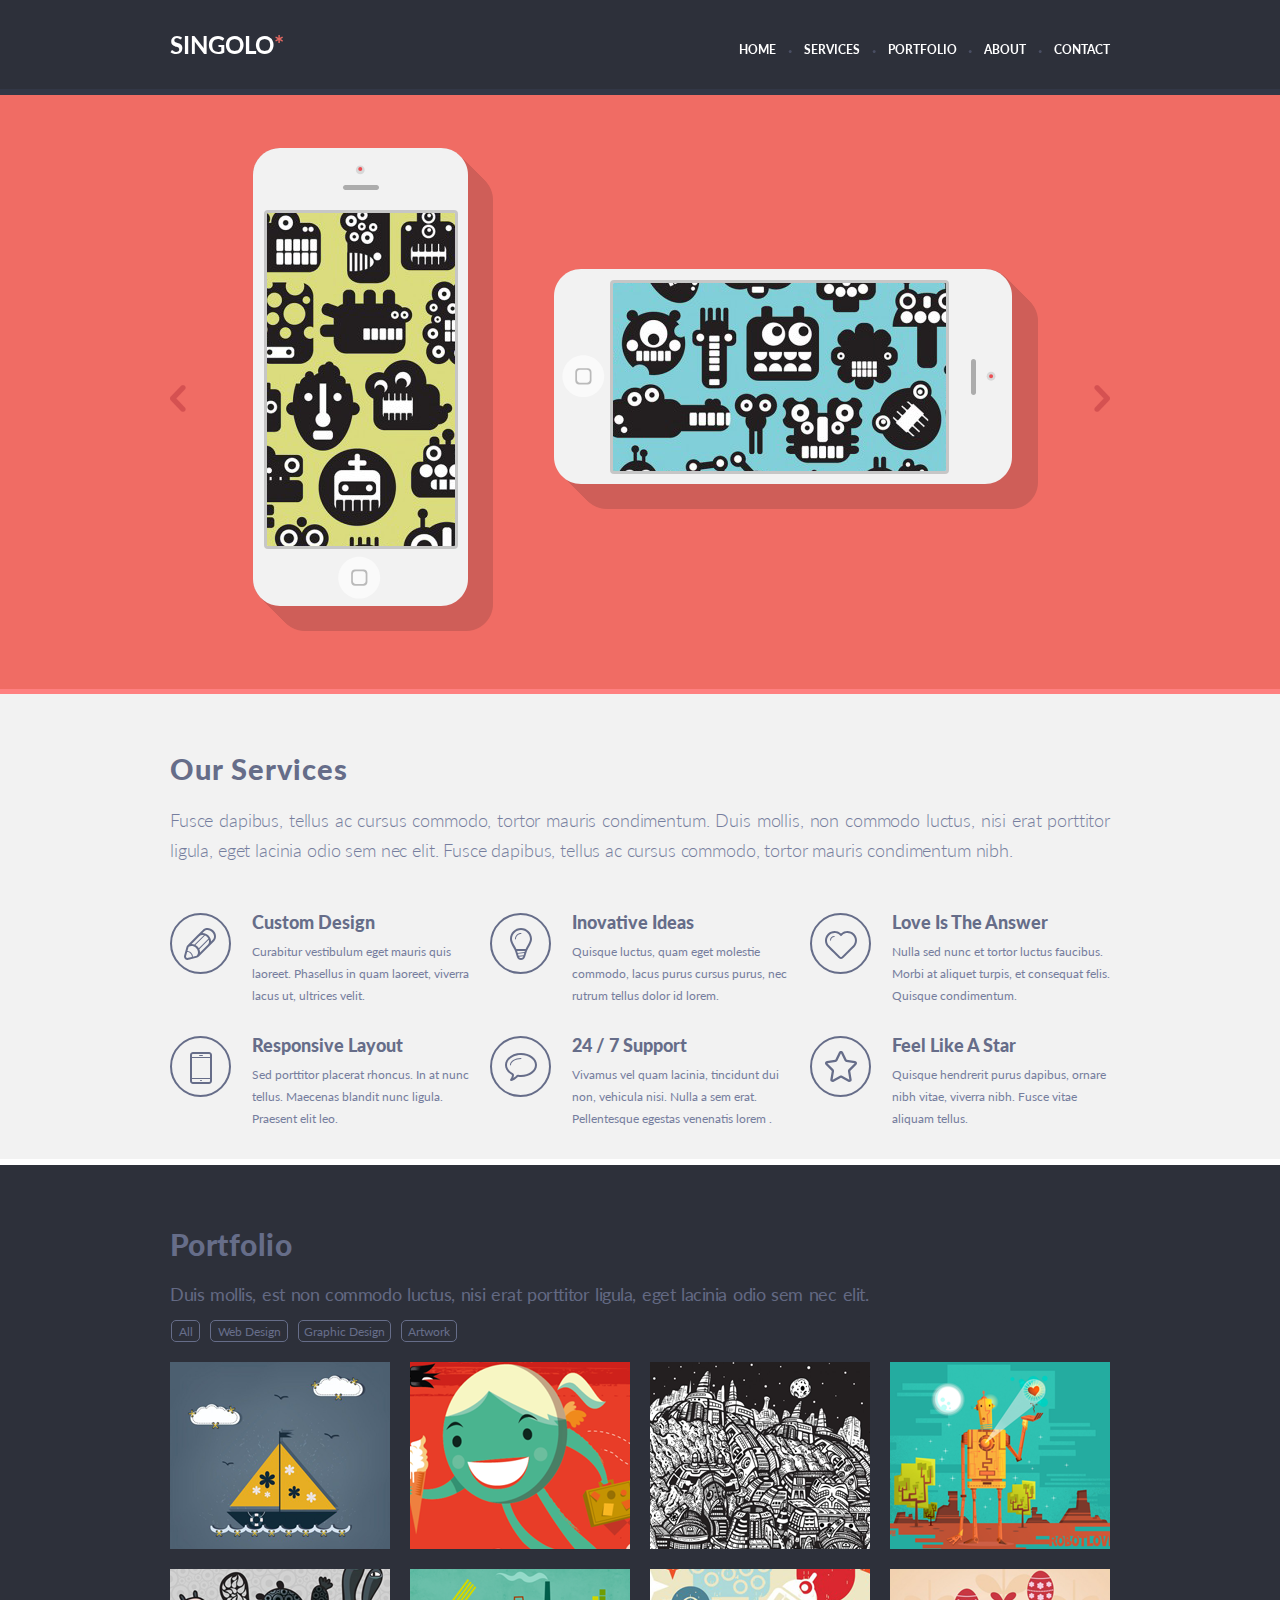
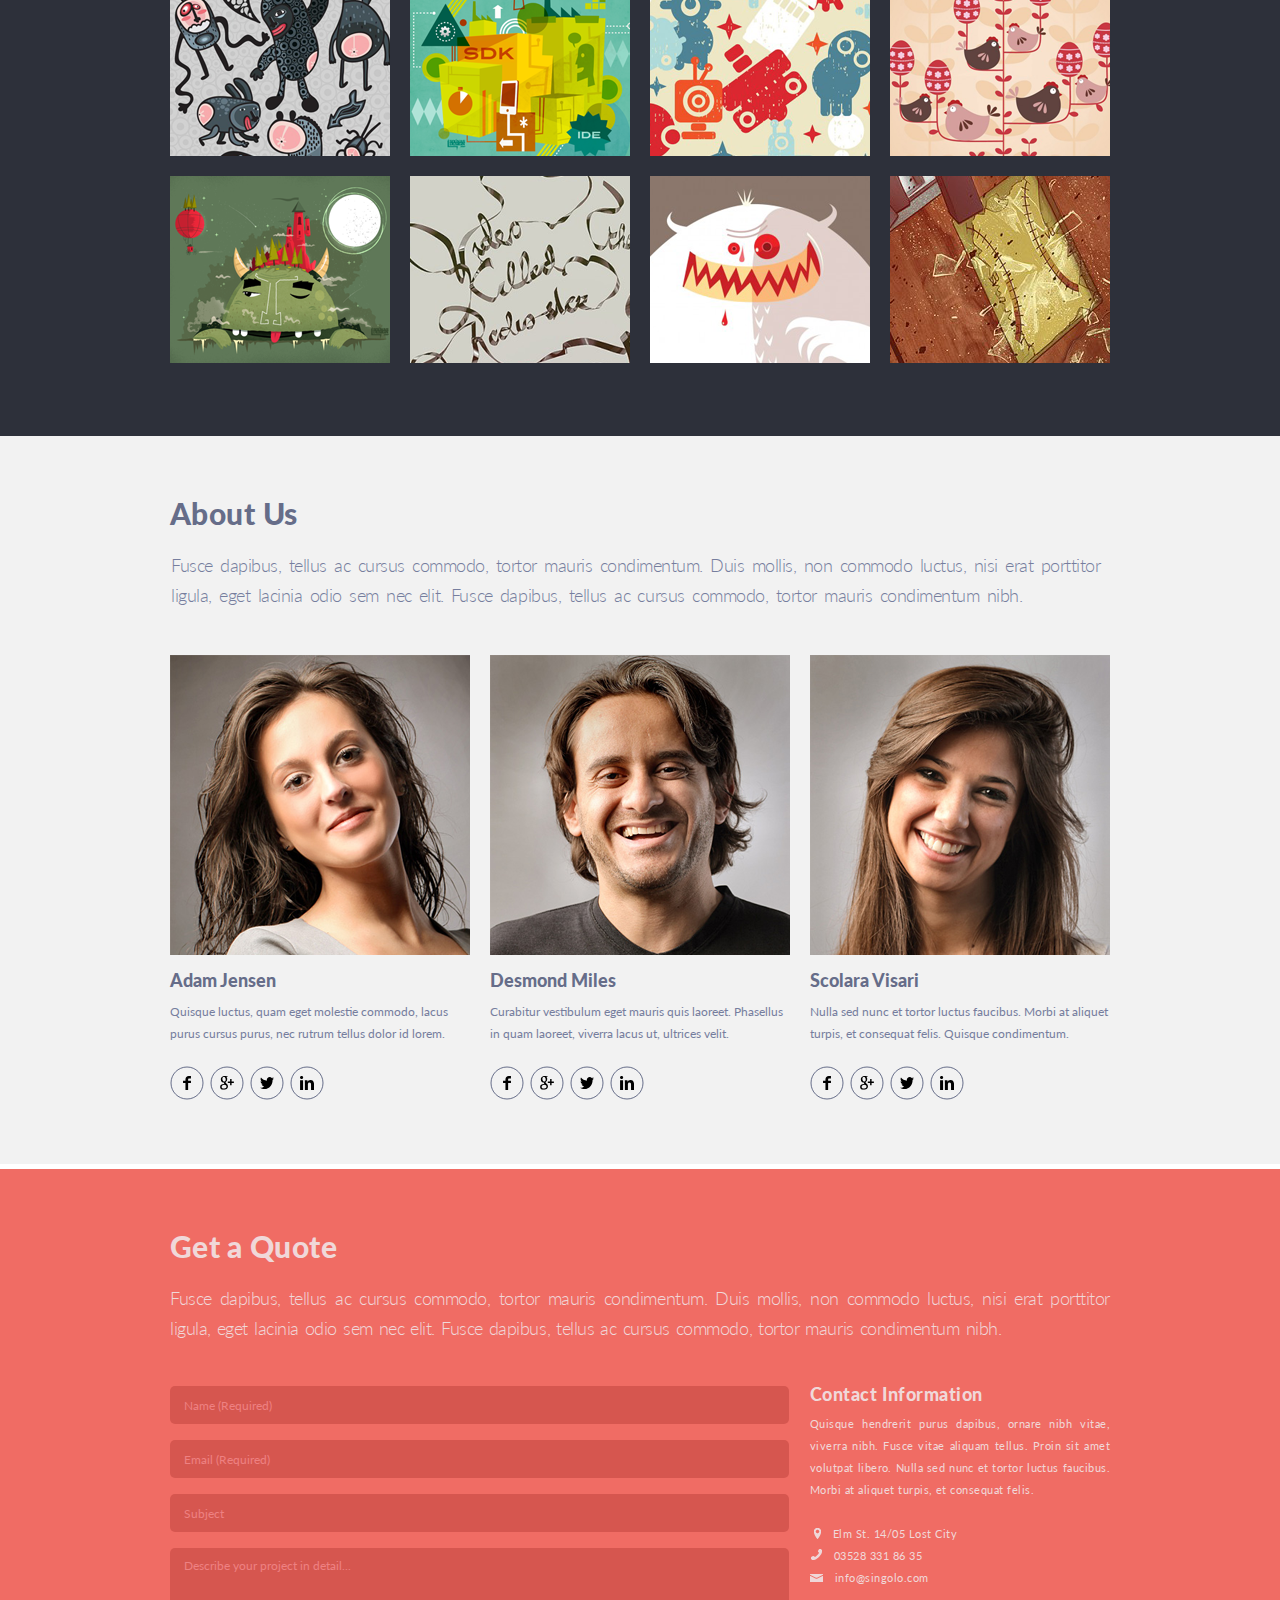
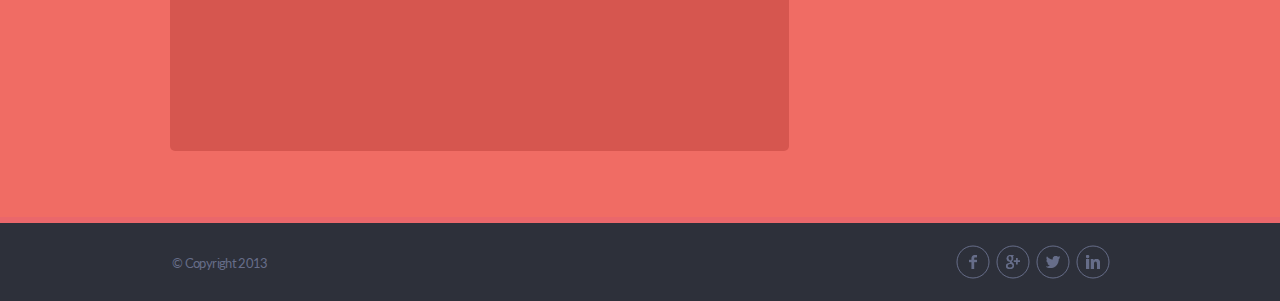
<file: index.html>
<!DOCTYPE html>
<html lang="en">
<head>
    <meta charset="UTF-8">
    <meta name="viewport" content="width=device-width, initial-scale=1.0">
    <link rel="stylesheet" href="styles.css">
    <title>Singolo</title>
</head>
<body>
    <header>
        <div class="container header">
            <div class="logo singolo">
                <h1>SINGOLO<span class="logo-star">*</span></h1>
            </div>
            <div class="nav singolo">
                <p class="menu">HOME</p>
                <span class="dot">·</span><p class="menu">SERVICES</p>
                <span class="dot">·</span><p class="menu">PORTFOLIO</p>
                <span class="dot">·</span><p class="menu">ABOUT</p>
                <span class="dot">·</span><p class="menu">CONTACT</p>
            </div>
        </div>
    </header>
    <section class="main-one" id="slider">
        <div class="container main">    
            <img src="assets/slider/slide-left.svg" class="slider chev chev_l" id="chev_l">
            <div class="over">
                
            </div>
            <div class="mobiles active slide">
               <div class="phone ver">
                    <img src="assets/phones/ver/Shadow.svg" alt="shadow" class="shadow-v">
                    <img src="assets/phones/ver/Base.svg" alt="base" class="base-v">
                    <img src="assets/phones/ver/Outer Circle.svg" alt="cam circle" class="cam-circle-v">
                    <img src="assets/phones/ver/Red Dot.svg" alt="cam" class="cam-v">
                    <img src="assets/phones/ver/Speaker.svg" alt="speaker" class="speaker-v">
                    <img src="assets/phones/ver/Circle.svg" alt="button circle" class="home-circle-v">
                    <img src="assets/phones/ver/Square.svg" alt="button square" class="home-square-v">
                    <div class="screen-v">
                        <img src="assets/phones/ver/Layer 6.png" alt="layer" class="layer-v">
                    </div>
                </div>
                <div class="phone hor">
                    <img src="assets/phones/hor/Shadow.svg" alt="shadow" class="shadow-h">
                    <img src="assets/phones/hor/Base.svg" alt="base" class="base-h">
                    <img src="assets/phones/hor/Outer Circle.svg" alt="cam circle" class="cam-circle-h">
                    <img src="assets/phones/hor/Red Dot.svg" alt="cam" class="cam-h">
                    <img src="assets/phones/hor/Speaker.svg" alt="speaker" class="speaker-h">
                    <img src="assets/phones/hor/Circle.svg" alt="button circle" class="home-circle-h">
                    <img src="assets/phones/hor/Square.svg" alt="button square" class="home-square-h">
                    <div class="screen-h">
                        <img src="assets/phones/hor/Layer 5.png" alt="layer" class="layer-h">
                    </div>
                </div> 
            </div>
            <img src="assets/Slide-2.png" class="slide slide_2">
            <img src="assets/slider/slide-right.svg" class="slider chev chev_r"id="chev_r">
        </div>
    </section>
    <div class="footer-one">
        <div class="container footer">
            <h1 class="motto">Our Services</h1>
            <p>Fusce dapibus, tellus ac cursus commodo, tortor mauris condimentum. Duis mollis, non commodo luctus, nisi erat porttitor ligula, eget lacinia odio sem nec elit. Fusce dapibus, tellus ac cursus commodo, tortor mauris condimentum nibh.</p>
            <div class='grid'>
                <div class="grid-elem">
                    <div class="img-elem">
                        <img src="assets/footer/pen.svg" alt="pen" class="pen picture">
                        <img src="assets/footer/Ellipse.svg" alt="circle" class="circle">
                    </div>
                    <div class="txt-elem">
                        <h2>Custom Design</h2>
                        <p>Curabitur vestibulum eget mauris quis laoreet. Phasellus in quam laoreet, viverra lacus ut, ultrices velit.</p>
                    </div>
                </div>
                <div class="grid-elem">
                    <div class="img-elem">
                        <img src="assets/footer/bulb.svg" alt="bulb" class="bulb picture">
                        <img src="assets/footer/Ellipse.svg" alt="circle" class="circle">
                    </div>
                    <div class="txt-elem">
                        <h2>Inovative Ideas</h2>
                        <p>Quisque luctus, quam eget molestie commodo, lacus purus cursus purus, nec rutrum tellus dolor id lorem.</p>
                    </div>
                </div>
                <div class="grid-elem">
                    <div class="img-elem">
                        <img src="assets/footer/heart.svg" alt="heart" class="heart picture">
                        <img src="assets/footer/Ellipse.svg" alt="circle" class="circle">
                    </div>
                    <div class="txt-elem">
                        <h2>Love Is The Answer</h2>
                        <p>Nulla sed nunc et tortor luctus faucibus. Morbi at aliquet turpis, et consequat felis. Quisque condimentum.</p>
                    </div>
                </div>
                <div class="grid-elem">
                    <div class="img-elem">
                        <img src="assets/footer/phone.svg" alt="phone" class="phone picture">
                        <img src="assets/footer/Ellipse.svg" alt="circle" class="circle">
                    </div>
                    <div class="txt-elem">
                        <h2>Responsive Layout</h2>
                        <p>Sed porttitor placerat rhoncus. In at nunc tellus. Maecenas blandit nunc ligula. Praesent elit leo.</p>
                    </div>
                </div>
                <div class="grid-elem">
                    <div class="img-elem">
                        <img src="assets/footer/bubble.svg" alt="bubble" class="bubble picture">
                        <img src="assets/footer/Ellipse.svg" alt="circle" class="circle">
                    </div>
                    <div class="txt-elem">
                        <h2>24 / 7 Support</h2>
                        <p>Vivamus vel quam lacinia, tincidunt dui non, vehicula nisi. Nulla a sem erat. Pellentesque egestas venenatis lorem .</p>
                    </div>
                </div>
                <div class="grid-elem">
                    <div class="img-elem">
                        <img src="assets/footer/star.svg" alt="star" class="star picture">
                        <img src="assets/footer/Ellipse.svg" alt="circle" class="circle">
                    </div>
                    <div class="txt-elem">
                        <h2>Feel Like A Star</h2>
                        <p>Quisque hendrerit purus dapibus, ornare nibh vitae, viverra nibh. Fusce vitae aliquam tellus.</p>
                    </div>
                </div>
            </div>

        </div>
    </div>
    <div class="header-two">
        <div class="container head">
            <h1 class="logo-two">Portfolio</h1>            
            <div class="info-two">Duis mollis, est non commodo luctus, nisi erat porttitor ligula, eget lacinia odio sem nec elit.</div>
            <div class="nav-two">
                <div class="menu-two first"><p>All</p></div>
                <div class="menu-two second"><p>Web Design</p></div>
                <div class="menu-two third"><p>Graphic Design</p></div>
                <div class="menu-two fourth"><p>Artwork</p></div>
            </div>
        </div>
    </div>
    <div class="main-two">
        <div class="galery">
            <div class="grid-two">
                <div class="grid-elem-two">
                    <div class="img-elem-two"><img src="singolo2/assets/Project 1.png" alt="image 1" class="image-1"></div>
                </div>
                <div class="grid-elem-two">
                    <div class="img-elem-two"><img src="singolo2/assets/Project 2.png" alt="image 2" class="image-2"></div>
                </div>
                <div class="grid-elem-two">
                    <div class="img-elem-two"><img src="singolo2/assets/Project 3.png" alt="image 3" class="image-3"></div>
                </div>
                <div class="grid-elem-two">
                    <div class="img-elem-two"><img src="singolo2/assets/Project 4.png" alt="image 4" class="image-4"></div>
                </div>
                <div class="grid-elem-two">
                    <div class="img-elem-two"><img src="singolo2/assets/Project 5.png" alt="image 5" class="image-5"></div>
                </div>
                <div class="grid-elem-two">
                    <div class="img-elem-two"><img src="singolo2/assets/Project 6.png" alt="image 6" class="image-6"></div>
                </div>
                <div class="grid-elem-two">
                    <div class="img-elem-two"><img src="singolo2/assets/Project 7.png" alt="image 7" class="image-7"></div>
                </div>
                <div class="grid-elem-two">
                    <div class="img-elem-two"><img src="singolo2/assets/Project 8.png" alt="image 8" class="image-8"></div>
                </div>
                <div class="grid-elem-two">
                    <div class="img-elem-two"><img src="singolo2/assets/Project 9.png" alt="image 9" class="image-9"></div>
                </div>
                <div class="grid-elem-two">
                    <div class="img-elem-two"><img src="singolo2/assets/Project 10.png" alt="image 10" class="image-10"></div>
                </div>
                <div class="grid-elem-two">
                    <div class="img-elem-two"><img src="singolo2/assets/Project 11.png" alt="image 11" class="image-11"></div>
                </div>
                <div class="grid-elem-two">
                    <div class="img-elem-two"><img src="singolo2/assets/Project 12.png" alt="image 12" class="image-12"></div>
                </div>
            </div>
        </div>
    </div>
    <div class="foot">
        <div class="footer-two container">
            <h1>About Us</h1>
            <p>Fusce dapibus, tellus ac cursus commodo, tortor mauris condimentum. Duis mollis, non commodo luctus, nisi erat porttitor ligula, eget lacinia odio sem nec elit. Fusce dapibus, tellus ac cursus commodo, tortor mauris condimentum nibh.</p>
            <div class="grid-bottom">
                <div>
                    <div class="frame">
                        <img src="singolo2/assets/photo-1.png" alt="photo" class="photo">
                    </div>
                    <div class="text-elem-two">
                        <h2>Adam Jensen</h2>
                        <p>Quisque luctus, quam eget molestie commodo, lacus purus cursus purus, nec rutrum tellus dolor id lorem.</p>
                    </div>    
                    <div class="imgs">
                        <div class="fb">
                            <img src="singolo2/assets/Ellipse.svg" alt="circle" class="ellipse">
                            <img src="singolo2/assets/facebook.svg" alt="facebook" class="facebook">
                        </div>
                        <div class="gg">
                            <img src="singolo2/assets/Ellipse.svg" alt="circle" class="ellipse">
                            <img src="singolo2/assets/google.svg" alt="google" class="google">
                        </div>
                        <div class="tw">
                            <img src="singolo2/assets/Ellipse.svg" alt="circle" class="ellipse">
                            <img src="singolo2/assets/twitter.svg" alt="twitter" class="twitter">
                        </div>
                        <div class="ln">
                            <img src="singolo2/assets/Ellipse.svg" alt="circle" class="ellipse">
                            <img src="singolo2/assets/linkedin.svg" alt="linkedin" class="linkedin"></div>
                        </div>
                </div>
                <div>
                    <div class="frame">
                        <img src="singolo2/assets/photo-2.png" alt="photo" class="photo">
                    </div>
                    <div class="text-elem-two"> 
                        <h2>Desmond Miles</h2>
                        <p>Curabitur vestibulum eget mauris quis laoreet. Phasellus in quam laoreet, viverra lacus ut, ultrices velit.</p>
                    </div>
                    <div class="imgs">
                        <div class="fb">
                            <img src="singolo2/assets/Ellipse.svg" alt="circle" class="ellipse">
                            <img src="singolo2/assets/facebook.svg" alt="facebook" class="facebook">
                        </div>
                        <div class="gg">
                            <img src="singolo2/assets/Ellipse.svg" alt="circle" class="ellipse">
                            <img src="singolo2/assets/google.svg" alt="google" class="google">
                        </div>
                        <div class="tw">
                            <img src="singolo2/assets/Ellipse.svg" alt="circle" class="ellipse">
                            <img src="singolo2/assets/twitter.svg" alt="twitter" class="twitter">
                        </div>
                        <div class="ln">
                            <img src="singolo2/assets/Ellipse.svg" alt="circle" class="ellipse">
                            <img src="singolo2/assets/linkedin.svg" alt="linkedin" class="linkedin">
                        </div>
                    </div>
                </div>
                <div>
                    <div class="frame">
                        <img src="singolo2/assets/photo-3.png" alt="photo" class="photo">
                    </div>
                    <div class="text-elem-two">
                        <h2>Scolara Visari</h2>
                        <p>Nulla sed nunc et tortor luctus faucibus. Morbi at aliquet turpis, et consequat felis. Quisque condimentum.</p>
                    </div>
                    <div class="imgs">
                        <div class="fb">
                            <img src="singolo2/assets/Ellipse.svg" alt="circle" class="ellipse">
                            <img src="singolo2/assets/facebook.svg" alt="facebook" class="facebook">
                        </div>
                        <div class="gg">
                            <img src="singolo2/assets/Ellipse.svg" alt="circle" class="ellipse">
                            <img src="singolo2/assets/google.svg" alt="google" class="google">
                        </div>
                        <div class="tw">
                            <img src="singolo2/assets/Ellipse.svg" alt="circle" class="ellipse">
                            <img src="singolo2/assets/twitter.svg" alt="twitter" class="twitter">
                        </div>
                        <div class="ln">
                            <img src="singolo2/assets/Ellipse.svg" alt="circle" class="ellipse">
                            <img src="singolo2/assets/linkedin.svg" alt="linkedin" class="linkedin">
                        </div>
                    </div>
                </div>
            </div>
        </div>
    </div>
    <div class="singolo3">
        <div class="header-three-container">
            <div class="header-three container">
                <h1 class="logo-three">
                    Get a Quote
                </h1>
                <div class="info-three">
                    Fusce dapibus, tellus ac cursus commodo, tortor mauris condimentum. Duis mollis, non commodo luctus, nisi erat porttitor ligula, eget lacinia odio sem nec elit. Fusce dapibus, tellus ac cursus commodo, tortor mauris condimentum nibh.
                </div>  
            </div>
        </div>
        <div class="main-three-container">
            <div class="main container">
                <form class="form">
                    <ul>
                        <li class="name">
                            <input type="text" class="text-color" name="name" placeholder="Name (Required)">
                        </li>
                        <li class="email">
                            <input type="text" class="text-color" name="email" placeholder="Email (Required)">
                        </li>
                        <li class="subject">
                            <input type="text" class="text-color" name="subject" placeholder="Subject">
                        </li>
                        <li class="describe">
                            <input type="text" class="text-color" name="subject" placeholder="Describe your project in detail...">
                        </li>
                    </ul>
                </form>
                
                <div class="contact">
                    <div class="cinfo">Contact Information</div>
                    <p>Quisque hendrerit purus dapibus, ornare nibh vitae, viverra nibh. Fusce vitae aliquam tellus. Proin sit amet volutpat libero. Nulla sed nunc et tortor luctus faucibus. Morbi at aliquet turpis, et consequat felis.</p><br>
                    <div class="els">
                        <p><img src="assets/loc.png" alt="location" class="location">
                            <div class="loc">Elm St. 14/05 Lost City</div> </p>
                        <p><img src="assets/bling-bling.png" alt="phone" class="num">
                            <a href="tel:03528 331 86 35">03528 331 86 35</a></p>
                       <p><img src="assets/mail.png" alt="mail" class="mail">
                            <a href="mailto:info@singolo.com">info@singolo.com</a></p>
                    </div>
                </div>  
            </div>
        </div>
    </div>
    <div class="footer-three-container">
        <div class="footer-three container">
            <div class="cr">
                <p><span>©</span> Copyright 2013</p>
            </div>
            <div class="social">
                <div class="fb">
                    <img src="assets/Ellipse2.svg" alt="circle" class="ellipse">
                    <img src="assets/fb2.png" alt="facebook" class="facebook">
                </div>
                <div class="gg">
                    <img src="assets/Ellipse2.svg" alt="circle" class="ellipse">
                    <img src="assets/g2.png" alt="google" class="google">
                </div>
                <div class="tw">
                    <img src="assets/Ellipse2.svg" alt="circle" class="ellipse">
                    <img src="assets/tw2.png" alt="twitter" class="twitter">
                </div>
                <div class="ln">
                    <img src="assets/Ellipse2.svg" alt="circle" class="ellipse">
                    <img src="assets/li2.png" alt="linkedin" class="linkedin">
                </div>
            </div>
        </div>
    </div>
    <script src="./script.js"></script>
</body>
</file>
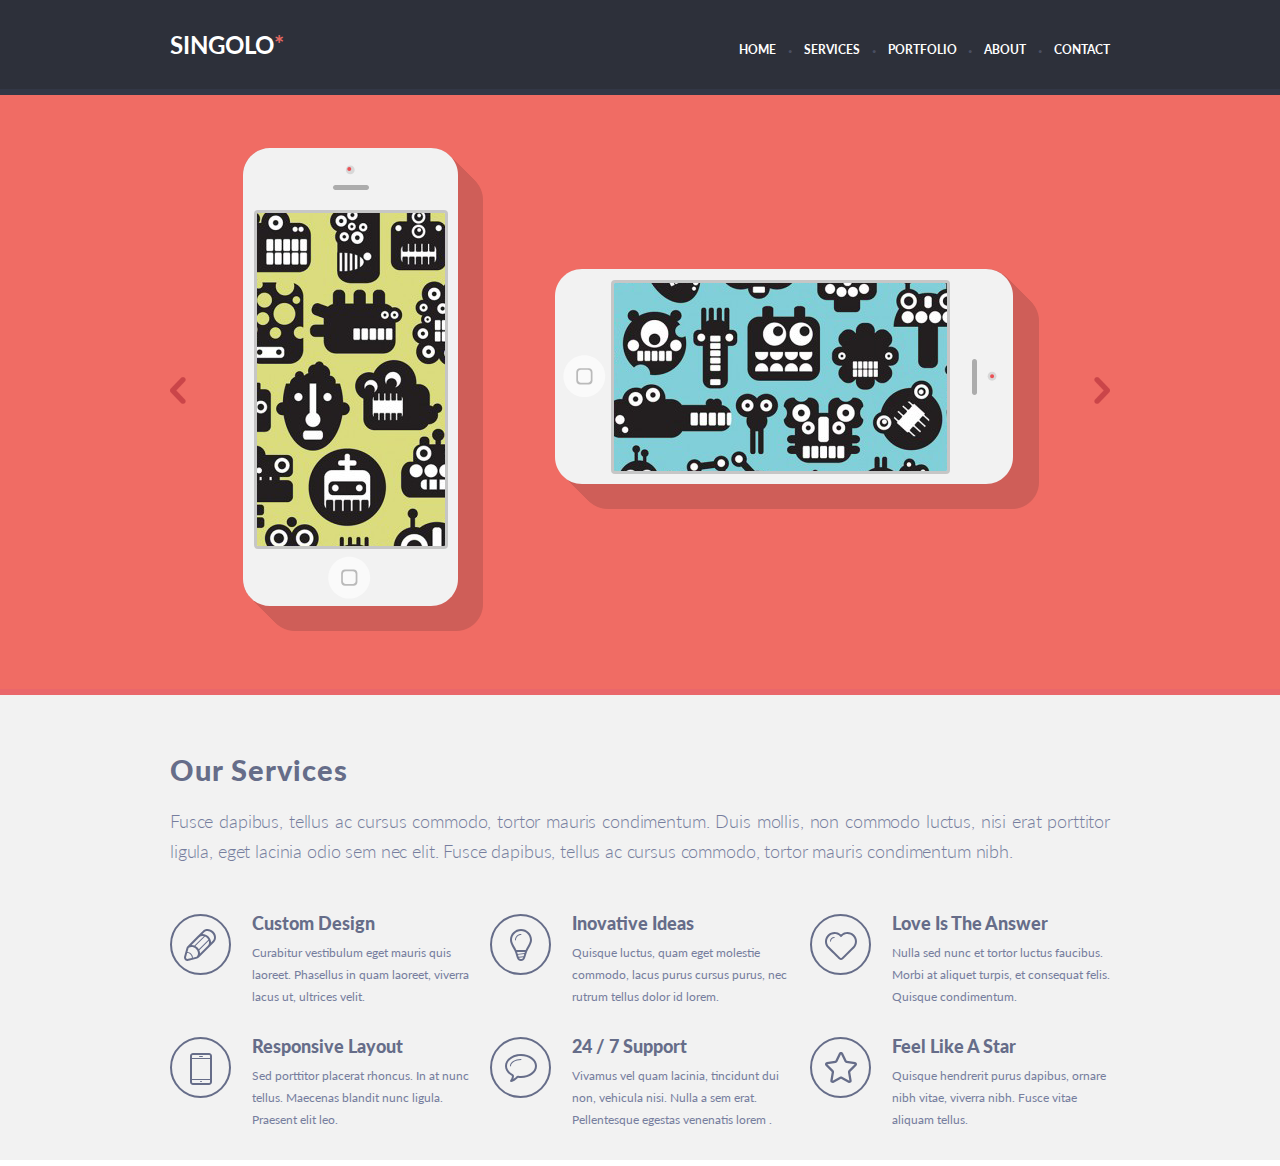
<file: singolo1.html>
<!DOCTYPE html>
<html lang="en">
<head>
    <meta charset="UTF-8">
    <meta name="viewport" content="width=device-width, initial-scale=1.0">
    <link rel="stylesheet" href="singolo1.css">
    <title>Singolo</title>
</head>
<body>
    <header>
        <div class="container header">
            <div class="logo singolo">
                <h1>SINGOLO<span class="logo-star">*</span></h1>
            </div>
            <div class="nav singolo">
                <p class="menu">HOME</p>
                <span class="dot">·</span><p class="menu">SERVICES</p>
                <span class="dot">·</span><p class="menu">PORTFOLIO</p>
                <span class="dot">·</span><p class="menu">ABOUT</p>
                <span class="dot">·</span><p class="menu">CONTACT</p>
            </div>
        </div>
    </header>
    <main>
        <div class="container main">
            <div class="chev">
                <img src="assets/slider/slide-left.svg" alt="left slider" class="slider">
            </div>
            <div class="phone ver">
                <img src="assets/phones/ver/Shadow.svg" alt="shadow" class="shadow-v">
                <img src="assets/phones/ver/Base.svg" alt="base" class="base-v">
                <img src="assets/phones/ver/Outer Circle.svg" alt="cam circle" class="cam-circle-v">
                <img src="assets/phones/ver/Red Dot.svg" alt="cam" class="cam-v">
                <img src="assets/phones/ver/Speaker.svg" alt="speaker" class="speaker-v">
                <img src="assets/phones/ver/Circle.svg" alt="button circle" class="home-circle-v">
                <img src="assets/phones/ver/Square.svg" alt="button square" class="home-square-v">
                <div class="screen-v">
                    <img src="assets/phones/ver/Layer 6.png" alt="layer" class="layer-v">
                </div>
            </div>
            <div class="phone hor">
                <img src="assets/phones/hor/Shadow.svg" alt="shadow" class="shadow-h">
                <img src="assets/phones/hor/Base.svg" alt="base" class="base-h">
                <img src="assets/phones/hor/Outer Circle.svg" alt="cam circle" class="cam-circle-h">
                <img src="assets/phones/hor/Red Dot.svg" alt="cam" class="cam-h">
                <img src="assets/phones/hor/Speaker.svg" alt="speaker" class="speaker-h">
                <img src="assets/phones/hor/Circle.svg" alt="button circle" class="home-circle-h">
                <img src="assets/phones/hor/Square.svg" alt="button square" class="home-square-h">
                <div class="screen-h">
                    <img src="assets/phones/hor/Layer 5.png" alt="layer" class="layer-h">
                </div>
            </div>
            <div class="chev">
                <img src="assets/slider/slide-right.svg" alt="right slider" class="slider">
            </div>
        </div>
    </main>
    <footer>
        <div class="container footer">
            <h1 class="motto">Our Services</h1>
            <p>Fusce dapibus, tellus ac cursus commodo, tortor mauris condimentum. Duis mollis, non commodo luctus, nisi erat porttitor ligula, eget lacinia odio sem nec elit. Fusce dapibus, tellus ac cursus commodo, tortor mauris condimentum nibh.</p>
            <div class='grid'>
                <div class="grid-elem">
                    <div class="img-elem">
                        <img src="assets/footer/pen.svg" alt="pen" class="pen picture">
                        <img src="assets/footer/Ellipse.svg" alt="circle" class="circle">
                    </div>
                    <div class="txt-elem">
                        <h2>Custom Design</h2>
                        <p>Curabitur vestibulum eget mauris quis laoreet. Phasellus in quam laoreet, viverra lacus ut, ultrices velit.</p>
                    </div>
                </div>
                <div class="grid-elem">
                    <div class="img-elem">
                        <img src="assets/footer/bulb.svg" alt="bulb" class="bulb picture">
                        <img src="assets/footer/Ellipse.svg" alt="circle" class="circle">
                    </div>
                    <div class="txt-elem">
                        <h2>Inovative Ideas</h2>
                        <p>Quisque luctus, quam eget molestie commodo, lacus purus cursus purus, nec rutrum tellus dolor id lorem.</p>
                    </div>
                </div>
                <div class="grid-elem">
                    <div class="img-elem">
                        <img src="assets/footer/heart.svg" alt="heart" class="heart picture">
                        <img src="assets/footer/Ellipse.svg" alt="circle" class="circle">
                    </div>
                    <div class="txt-elem">
                        <h2>Love Is The Answer</h2>
                        <p>Nulla sed nunc et tortor luctus faucibus. Morbi at aliquet turpis, et consequat felis. Quisque condimentum.</p>
                    </div>
                </div>
                <div class="grid-elem">
                    <div class="img-elem">
                        <img src="assets/footer/phone.svg" alt="phone" class="phone picture">
                        <img src="assets/footer/Ellipse.svg" alt="circle" class="circle">
                    </div>
                    <div class="txt-elem">
                        <h2>Responsive Layout</h2>
                        <p>Sed porttitor placerat rhoncus. In at nunc tellus. Maecenas blandit nunc ligula. Praesent elit leo.</p>
                    </div>
                </div>
                <div class="grid-elem">
                    <div class="img-elem">
                        <img src="assets/footer/bubble.svg" alt="bubble" class="bubble picture">
                        <img src="assets/footer/Ellipse.svg" alt="circle" class="circle">
                    </div>
                    <div class="txt-elem">
                        <h2>24 / 7 Support</h2>
                        <p>Vivamus vel quam lacinia, tincidunt dui non, vehicula nisi. Nulla a sem erat. Pellentesque egestas venenatis lorem .</p>
                    </div>
                </div>
                <div class="grid-elem">
                    <div class="img-elem">
                        <img src="assets/footer/star.svg" alt="star" class="star picture">
                        <img src="assets/footer/Ellipse.svg" alt="circle" class="circle">
                    </div>
                    <div class="txt-elem">
                        <h2>Feel Like A Star</h2>
                        <p>Quisque hendrerit purus dapibus, ornare nibh vitae, viverra nibh. Fusce vitae aliquam tellus.</p>
                    </div>
                </div>
            </div>

        </div>
    </footer>
</body> 
</html>
</file>
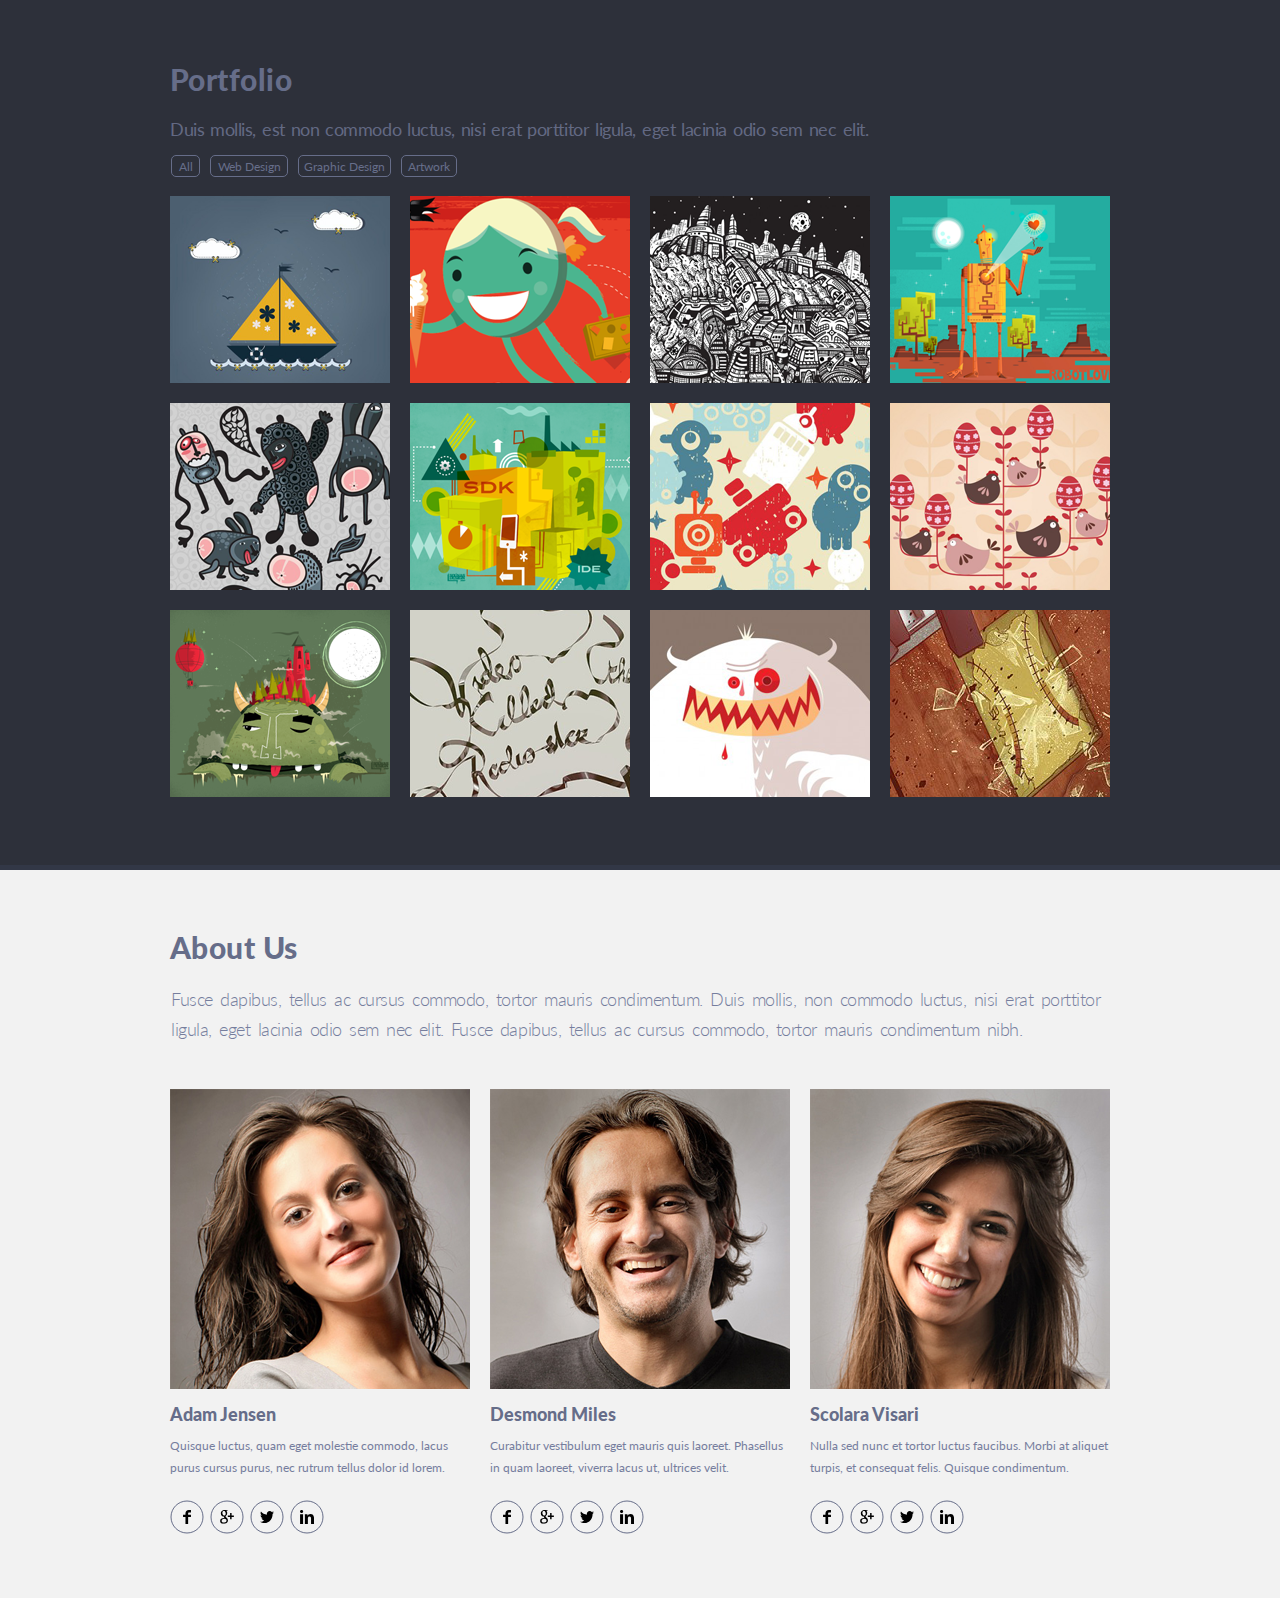
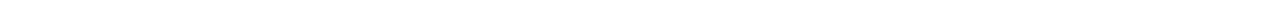
<file: singolo2.html>
<!DOCTYPE html>
<html lang="en">
<head>
    <meta charset="UTF-8">
    <meta name="viewport" content="width=device-width, initial-scale=1.0">
    <link rel="stylesheet" href="singolo2.css">
    <title>Singolo part 2</title>
</head>
<body>
    <header>
        <div class="container header">
            <h1 class="logo">Portfolio</h1>            
            <div class="info">Duis mollis, est non commodo luctus, nisi erat porttitor ligula, eget lacinia odio sem nec elit.</div>
            <div class="nav">
                <div class="menu first"><p>All</p></div>
                <div class="menu second"><p>Web Design</p></div>
                <div class="menu third"><p>Graphic Design</p></div>
                <div class="menu fourth"><p>Artwork</p></div>
            </div>
        </div>
    </header>
    <main >
        <div class="galery">
            <div class="grid">
                <div class="grid-elem">
                    <div class="img-elem"><img src="singolo2/assets/Project 1.png" alt="image 1" class="image-1"></div>
                </div>
                <div class="grid-elem">
                    <div class="img-elem"><img src="singolo2/assets/Project 2.png" alt="image 2" class="image-2"></div>
                </div>
                <div class="grid-elem">
                    <div class="img-elem"><img src="singolo2/assets/Project 3.png" alt="image 3" class="image-3"></div>
                </div>
                <div class="grid-elem">
                    <div class="img-elem"><img src="singolo2/assets/Project 4.png" alt="image 4" class="image-4"></div>
                </div>
                <div class="grid-elem">
                    <div class="img-elem"><img src="singolo2/assets/Project 5.png" alt="image 5" class="image-5"></div>
                </div>
                <div class="grid-elem">
                    <div class="img-elem"><img src="singolo2/assets/Project 6.png" alt="image 6" class="image-6"></div>
                </div>
                <div class="grid-elem">
                    <div class="img-elem"><img src="singolo2/assets/Project 7.png" alt="image 7" class="image-7"></div>
                </div>
                <div class="grid-elem">
                    <div class="img-elem"><img src="singolo2/assets/Project 8.png" alt="image 8" class="image-8"></div>
                </div>
                <div class="grid-elem">
                    <div class="img-elem"><img src="singolo2/assets/Project 9.png" alt="image 9" class="image-9"></div>
                </div>
                <div class="grid-elem">
                    <div class="img-elem"><img src="singolo2/assets/Project 10.png" alt="image 10" class="image-10"></div>
                </div>
                <div class="grid-elem">
                    <div class="img-elem"><img src="singolo2/assets/Project 11.png" alt="image 11" class="image-11"></div>
                </div>
                <div class="grid-elem">
                    <div class="img-elem"><img src="singolo2/assets/Project 12.png" alt="image 12" class="image-12"></div>
                </div>
            </div>
        </div>
    </main>
    <footer>
        <div class="footer container">
            <h1>About Us</h1>
            <p>Fusce dapibus, tellus ac cursus commodo, tortor mauris condimentum. Duis mollis, non commodo luctus, nisi erat porttitor ligula, eget lacinia odio sem nec elit. Fusce dapibus, tellus ac cursus commodo, tortor mauris condimentum nibh.</p>
            <div class="grid-bottom">
                <div>
                    <div class="frame">
                        <img src="singolo2/assets/photo-1.png" alt="photo" class="photo">
                    </div>
                    <div class="text-elem">
                        <h2>Adam Jensen</h2>
                        <p>Quisque luctus, quam eget molestie commodo, lacus purus cursus purus, nec rutrum tellus dolor id lorem.</p>
                    </div>    
                    <div class="imgs">
                        <div class="fb">
                            <img src="singolo2/assets/Ellipse.svg" alt="circle" class="ellipse">
                            <img src="singolo2/assets/facebook.svg" alt="facebook" class="facebook">
                        </div>
                        <div class="gg">
                            <img src="singolo2/assets/Ellipse.svg" alt="circle" class="ellipse">
                            <img src="singolo2/assets/google.svg" alt="google" class="google">
                        </div>
                        <div class="tw">
                            <img src="singolo2/assets/Ellipse.svg" alt="circle" class="ellipse">
                            <img src="singolo2/assets/twitter.svg" alt="twitter" class="twitter">
                        </div>
                        <div class="ln">
                            <img src="singolo2/assets/Ellipse.svg" alt="circle" class="ellipse">
                            <img src="singolo2/assets/linkedin.svg" alt="linkedin" class="linkedin"></div>
                        </div>
                </div>
                <div>
                    <div class="frame">
                        <img src="singolo2/assets/photo-2.png" alt="photo" class="photo">
                    </div>
                    <div class="text-elem"> 
                        <h2>Desmond Miles</h2>
                        <p>Curabitur vestibulum eget mauris quis laoreet. Phasellus in quam laoreet, viverra lacus ut, ultrices velit.</p>
                    </div>
                    <div class="imgs">
                        <div class="fb">
                            <img src="singolo2/assets/Ellipse.svg" alt="circle" class="ellipse">
                            <img src="singolo2/assets/facebook.svg" alt="facebook" class="facebook">
                        </div>
                        <div class="gg">
                            <img src="singolo2/assets/Ellipse.svg" alt="circle" class="ellipse">
                            <img src="singolo2/assets/google.svg" alt="google" class="google">
                        </div>
                        <div class="tw">
                            <img src="singolo2/assets/Ellipse.svg" alt="circle" class="ellipse">
                            <img src="singolo2/assets/twitter.svg" alt="twitter" class="twitter">
                        </div>
                        <div class="ln">
                            <img src="singolo2/assets/Ellipse.svg" alt="circle" class="ellipse">
                            <img src="singolo2/assets/linkedin.svg" alt="linkedin" class="linkedin">
                        </div>
                    </div>
                </div>
                <div>
                    <div class="frame">
                        <img src="singolo2/assets/photo-3.png" alt="photo" class="photo">
                    </div>
                    <div class="text-elem">
                        <h2>Scolara Visari</h2>
                        <p>Nulla sed nunc et tortor luctus faucibus. Morbi at aliquet turpis, et consequat felis. Quisque condimentum.</p>
                    </div>
                    <div class="imgs">
                        <div class="fb">
                            <img src="singolo2/assets/Ellipse.svg" alt="circle" class="ellipse">
                            <img src="singolo2/assets/facebook.svg" alt="facebook" class="facebook">
                        </div>
                        <div class="gg">
                            <img src="singolo2/assets/Ellipse.svg" alt="circle" class="ellipse">
                            <img src="singolo2/assets/google.svg" alt="google" class="google">
                        </div>
                        <div class="tw">
                            <img src="singolo2/assets/Ellipse.svg" alt="circle" class="ellipse">
                            <img src="singolo2/assets/twitter.svg" alt="twitter" class="twitter">
                        </div>
                        <div class="ln">
                            <img src="singolo2/assets/Ellipse.svg" alt="circle" class="ellipse">
                            <img src="singolo2/assets/linkedin.svg" alt="linkedin" class="linkedin">
                        </div>
                    </div>
                </div>
            </div>
        </div>
    </footer>
</body>
</html>
</file>
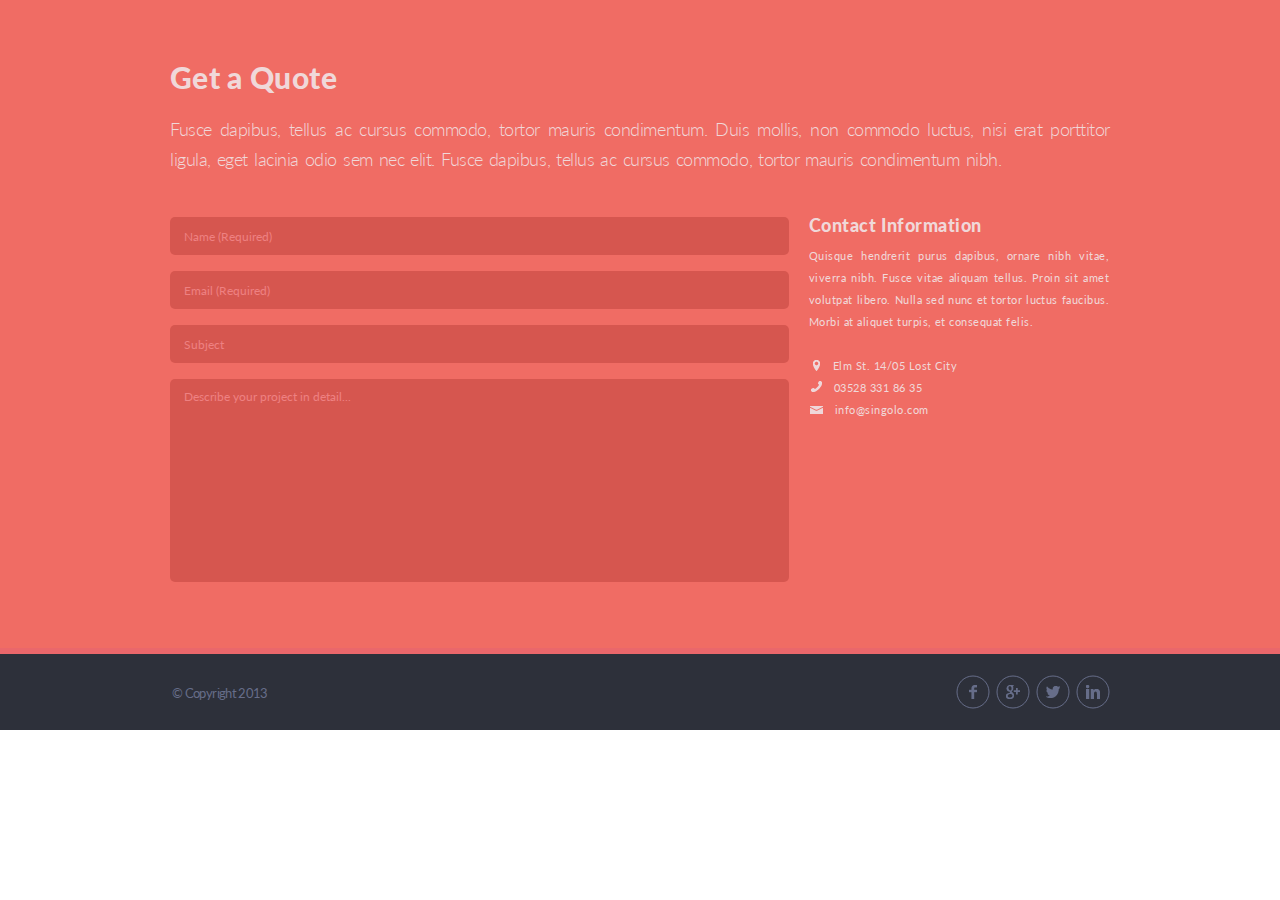
<file: singolo3.html>
<!DOCTYPE html>
<html lang="en">
<head>
    <meta charset="UTF-8">
    <meta name="viewport" content="width=device-width, initial-scale=1.0">
    <link rel="stylesheet" href="singolo3.css">
    <title>Singolo part 3</title>
</head>
<body>
    <header>
        <div class="header container">
            <h1 class="logo">
                Get a Quote
            </h1>
            <div class="info">
                Fusce dapibus, tellus ac cursus commodo, tortor mauris condimentum. Duis mollis, non commodo luctus, nisi erat porttitor ligula, eget lacinia odio sem nec elit. Fusce dapibus, tellus ac cursus commodo, tortor mauris condimentum nibh.
            </div>  
        </div>
       
    </header>
    <main>
        <div class="main container">
            <form class="form">
                <ul>
                    <li class="name">
                        <input type="text" class="text-color" name="name" placeholder="Name (Required)">
                    </li>
                    <li class="email">
                        <input type="text" class="text-color" name="email" placeholder="Email (Required)">
                    </li>
                    <li class="subject">
                        <input type="text" class="text-color" name="subject" placeholder="Subject">
                    </li>
                    <li class="describe">
                        <input type="text" class="text-color" name="subject" placeholder="Describe your project in detail...">
                    </li>
                </ul>
            </form>
            
            <div class="contact">
                <div class="cinfo">Contact Information</div>
                <p>Quisque hendrerit purus dapibus, ornare nibh vitae, viverra nibh. Fusce vitae aliquam tellus. Proin sit amet volutpat libero. Nulla sed nunc et tortor luctus faucibus. Morbi at aliquet turpis, et consequat felis.</p><br>
                <div class="els">
                    <p><img src="assets/loc.png" alt="location" class="location">
                        <div class="loc">Elm St. 14/05 Lost City</div> </p>
                    <p><img src="assets/bling-bling.png" alt="phone" class="num">
                        <a href="tel:03528 331 86 35">03528 331 86 35</a></p>
                   <p><img src="assets/mail.png" alt="mail" class="mail">
                        <a href="mailto:info@singolo.com">info@singolo.com</a></p>
                </div>
            </div>  
        </div>
    </main>
    <footer>
        <div class="footer container">
            <div class="cr">
                <p><span>©</span> Copyright 2013</p>
            </div>
            <div class="social">
                <div class="fb">
                    <img src="assets/Ellipse2.svg" alt="circle" class="ellipse">
                    <img src="assets/fb2.png" alt="facebook" class="facebook">
                </div>
                <div class="gg">
                    <img src="assets/Ellipse2.svg" alt="circle" class="ellipse">
                    <img src="assets/g2.png" alt="google" class="google">
                </div>
                <div class="tw">
                    <img src="assets/Ellipse2.svg" alt="circle" class="ellipse">
                    <img src="assets/tw2.png" alt="twitter" class="twitter">
                </div>
                <div class="ln">
                    <img src="assets/Ellipse2.svg" alt="circle" class="ellipse">
                    <img src="assets/li2.png" alt="linkedin" class="linkedin">
                </div>
            </div>
        </div>
    </footer>
</body>
</file>
<file: styles.css>
@import url('https://fonts.googleapis.com/css?family=Lato&display=swap');

body, p, main ,footer,h1, h2 {
    margin: 0;
}

body {
    font-family: 'Lato', sans-serif;
    cursor: default;
    overflow-x: hidden;
}

.container {
    width: 940px;
    margin: 0 auto;
    padding: 0 40px 0 40px;
}

header {
    display: flex;
    color: white;
    background-color: rgba(45, 48, 58, 0.753);
    height: 89px;
    align-items: center;
    position: sticky;
    top: 0;
    z-index: 5;
}

.header {
    display: inline-flex;
    justify-content: space-between;
}

.singolo {
    font-weight: 700;
}

.singolo > h1{
    font-size: 1.515rem /*1.5625rem*/;
}

.singolo > p {
    display: inline;
    font-size: 0.75rem;
}

.singolo > p:hover{
    color: #e36861;
}


.nav {
    width: 371px;
    display: flex;
    justify-content: space-between;
    align-items: center;

    margin-top: 10px;
}

.menu {
    cursor: pointer;
}

.logo-star {
    color: #e36861;
}

.dot {
    color: #494e62;
}

.main-one {
    display: flex;
    align-items: center;
    height: 594px;
    
    background-color: #f06c64;
    border-top: 6px solid #323746;
    border-bottom: 5px solid #ff8080;

    -webkit-animation: 0.4s ease-in-out;
    animation: 0.4s ease-in-out;
}

.main {
    display: flex;
    align-items: center;
    justify-content: space-between;
}

.phone { 
    position: relative;
    margin-left: 18px;
    
}

.ver {
    height: 483px;
    width: 240px;
    padding-left: -40px;
}

.hor {
    height: 240px;
    width: 483px;
}

.phone > img { 
    position: absolute;
}

.mobiles {
    display: inline-flex;
    align-items: center;
    justify-content: space-between;
    
    position: absolute;
    padding-left: 76px;
    width: 797px;
    height: 600px;
}

/*VERTICAL PHONE*/

.shadow-v {
    z-index: 1;
    margin-top: -3px;
    margin-left: -11px;
}

.base-v {
    z-index: 2;
    margin-left: -13px;
    margin-top: -4px;

}

.screen-v {
    z-index: 3;
    position: absolute;
    overflow: hidden;
    
    width: 188px;
    height: 333px;

    margin-top: 59px;

    border: 3px solid #c6c6c6;
    border-radius: 4px;
}

.cam-circle-v {
    z-index: 3;
    margin-top: 13.08px;
    margin-left: 89.87px;
}

.cam-v {
    z-index: 4;
    margin-top: 14.80px;
    margin-left: 5.8rem;
}

.speaker-v {
    z-index: 3;
    margin-top: 32px;
    margin-left: 78px;
}

.home-circle-v {
    z-index: 3;
    margin-top: 404px;
    margin-left: 73px;
}

.home-square-v {
    z-index: 3;
    margin-top: 26.07rem;
    margin-left: 5.4rem;
}

.layer-v {
    position: absolute;
    margin: -135px 0 0 -14px;
}

/*HORIZONTAL PHONE*/

.shadow-h {
    z-index: 1;
    margin-top: -3px;
    margin-left: -5px;
}

.base-h {
    z-index: 2;
    margin-top: -4px;
    margin-left: -7px;
}

.screen-h {
    z-index: 3;
    overflow: hidden;
    position: absolute;
    
    width: 333px;
    height: 188px;

    margin: 8px 0 0 3.1em;

    border: 3px solid #c6c6c6;
    border-radius: 4px;
}

.cam-circle-h {
    z-index: 3;
    margin-top: 6.1246rem;
    margin-left: 424.87px;
}

.cam-h {
    z-index: 4;
    margin-top: 101px;
    margin-left: 26.72rem;
}

.speaker-h {
    z-index: 3;
    margin-top: 5.35rem;
    margin-left: 410px;
}

.home-circle-h {
    z-index: 3;
    margin-top: 82px;
    margin-left: 1px;
}

.home-square-h {
    z-index: 3;
    margin-top: 5.95rem;
    margin-left: 0.87rem;
}

.layer-h {
    position: absolute;
    margin: -119px 0 0 -124px;
}

.slider
{
    cursor: pointer;
    margin-top: -0.03rem;
}

.chev {
    z-index: 2;
    margin-top: 13px;
    filter: opacity(70%);
}

.chev:hover {
    filter: opacity(100%);
}

.over {
    display: inline-flex;
}

.slide {
    opacity: 0;

    -webkit-animation: 0.5s ease-in-out;
    animation: 0.5s ease-in-out;
}

.active,
.next {
  opacity: 1;
}


.next {
  position: absolute;
}


.slide_2{
    position: absolute;
    margin-top: 4px;
    padding-left: 136px;
    padding-top: 40px;
}

/****/




@keyframes right {
    from {
        margin-left: -100%;
    }
    to {
        margin-left: 0%;
    }
}
@keyframes left {
    from {
        margin-left: 0%;
    }
    to {
        margin-left: 100%;
    }
}
@keyframes color_change_from_blue_to_red {
    from {
        background-color: #648bf0;
        border-bottom-color: #96c5f2;
    }
    to {
        background-color: #f06c64;
        border-bottom-color: #ea676b;
    }
}

/****/

.footer-one {
    display: flex;

    background-color: #f2f2f2;
    border-bottom: 6px solid #ffff;
}

.grid {
    display: grid;
    grid-template-columns: repeat(3, 320px);
    grid-template-rows: repeat(2, 123px);
}

.grid-elem {
    display: inline-flex;
}

.img-elem {
    position: relative;
}

.picture {
    position: absolute;
    margin-top: 14px;
}

.pen, .heart, .star {
    margin-left: 13px;
}

.bubble {
    margin-left: 14px;
}

.bulb, .iphone {
    margin-left: 18px;
}

.bubble, .heart {
    margin-top: 16px;
}

.footer > p {
    margin-top: 20px;
    margin-bottom: 47px;
    color: #767e9e;
    font-size: 1.1rem;
    line-height: 30px;
    font-weight: 300;
    text-align: justify;
    hyphens: auto;
    letter-spacing: -0.0090rem;
} 

.txt-elem > p {
    margin-top: 8px;
    margin-bottom: 37px;
    font-size: 0.75rem;
    font-weight: 400;
    color: #767e9e;
    line-height: 22px;
}

.txt-elem {
    margin-left: 20px;
    margin-right: 20px;
}

.footer > h1 {
    font-weight: 900;
    font-size: 1.8rem;
    letter-spacing: 1px;
    color: #666d89;
    margin-top: 58px;
}

h2 {
    margin-top: -2px;
    
    font-size: 1.125rem;
    font-weight: 900;
    color: #666d89;

}

@media (max-width: 960px) {
    .hor{
        display: none;
    }
    .mobiles{
        width: auto;
    }
    .grid {
        grid-template-columns: repeat(2, 1fr);;
        grid-template-rows: repeat(3, 1fr);
    }
    .ver {
        margin: 0;
    }
}
@media (max-width: 640px) {
    header {
        height: 47px;
        font-size: 1.3rem;
    }

    .nav{
        display: none;
    }
    .grid{
        grid-template-columns: 1fr;
        grid-template-rows: repeat(6, 1fr);
    }
    .vertical {
        margin: 0;
    }
}

/*****2 singolo *******/

body {
    display: block;
    align-items: left;
    height: 195px;
    align-items: center;
    background-color: #2d303a;
    height: 870px;
}

.logo-two {
    color: #666d89;
    font-size: 1.875rem;
    font-weight: 900;
    margin-top: 61px;
    letter-spacing: 0.03rem;
}

.info-two {
    color: #636983;
    font-size: 1.125rem;
    margin-top: 21px;
    letter-spacing: -0.03rem;
    word-spacing: 0.09em;
}

.nav-two {
    font-size: 0.75rem;
    width: 286px;
    display: flex;
    justify-content: space-between;
    align-items: center;
    color: #676e8a;


    
    margin-left: 1px;
    margin-top: 15px;
}

.menu-two{
    display: flex;
    align-items: center;
    height: 20px;
    border: 1px solid #666d89;
    border-radius: 5px;
    justify-content: center;
}

.menu-two:hover {
    cursor: pointer;
    color: #dedede;
    border-color: #c5c5c5;
}

.first {
    width: 27px;
}

.second {
    width: 76px;
}

.third {
    width: 91px;
}

.fourth {
    width: 54px;
}

.galery {
    height: 674px;
    width: 940px;

    margin: 0 auto;
    margin-top: 80px;
    padding: 0 40px 0 40px;
}

.grid-two {
    margin-top: -60px;
    display: grid;
    grid-template-columns: repeat(4, 220px);
    grid-template-rows: repeat(3, 187px);
    grid-gap: 20px;
}

.grid-elem-two {
    display: inline-flex;
    overflow: hidden;
}

.grid-elem-two:hover {
    opacity: 0.3;
    cursor: pointer;
}

.img-elem-two {
    position: relative;
}

.image-1 {
    margin: -11px 0 0 -8px;
}

.image-2 {
    margin: -43px 0 0 -82px;
}

.image-3 {
    margin: -1px 0 0 -11px;
}

.image-4 {
    margin: -2px 0 0 -24px;
}

.image-5 {
    margin: -16px 0 0 -10px;
}

.image-6 {
    margin: -4px 0 0 -16px;
}

.image-7 {
    margin: -39px 0 0 -31px;
}

.image-8 {
    margin: -32px 0 0 -24px;
}

.image-9 {
    margin: -2px 0 0 -15px;
}

.image-10 {
    margin: -113px 0 0 -141px;
}

.image-11 {
    margin: -175px 0 0 -145px;
}

.image-12 {
    margin: -60px 0 0 -36px;
}

.foot {
    
    display: flex;
    background-color: #f2f2f2;
    height: 728px;
    border-bottom: 5px solid #ffffff;
}

.footer-two > h1 {
    font-size: 1.875rem;
    font-weight: 900;
    letter-spacing: 0.03rem;
    color: #666d89;

    margin-top: 59px;
}

.footer-two > p {
    color: #767e9e;
    font-size: 1.125rem;
    font-weight: 300;
    letter-spacing: -0.03rem;
    word-spacing: 0.16em;
    line-height: 30px;

    hyphens: auto;
    
    margin-top: 19px;
    margin-left: 1px;
}

.grid-bottom {
    display: grid;
    grid-template-columns: repeat(3 , 300px 300px 302px);
    grid-template-rows: repeat(1, 446px);
    grid-gap: 20px;

    margin-top: 45px;
}

.frame {
    height: 300px;
    width: 300px;
    overflow: hidden;
    position: relative;
}

.photo {
    position: relative;
}

.text-elem-two > h2 {
    font-size: 1.125rem;
    color: #666d89;
    font-weight: 900;
    
    margin-top: 14px;    
}

.text-elem-two > p {
    font-size: 0.75rem;
    line-height: 22px;
    color: #767e9e;
    font-weight: 400;
    text-align: left;

    margin-top: 10px;
}

.imgs {
    display: inline-flex;
    justify-content: space-between;
    margin-top: 21px;
    width: 154px;
}

.fb:hover {
    cursor: pointer;
    opacity: 0.3;
}

.gg:hover {
    cursor: pointer;
    opacity: 0.3;
}

.ln:hover {
    cursor: pointer;
    opacity: 0.3;
}

.tw:hover {
    cursor: pointer;
    opacity: 0.3;
}

.ellipse {
    position: relative;
}

.google, .facebook, .linkedin, .twitter {
    position: absolute;
}

.google {
    margin: 10px 0 0 -24px;
}

.facebook {
    margin: 10px 0 0 -21px;
}

.linkedin {
    margin: 10px 0 0 -24px;
}

.twitter {
    margin: 11px 0 0 -24px;
}

/***** singolo 3 *****/

.singolo3 {
    background-color: #f06c64;
    height: 648px;
    margin-top: -60px;
}

.header-three-container {
    display: flex;
    height: 198px;
    margin-top: 60px;
}

.header-thee {
    margin-top: 1000px;
}

.logo-three {
    color: #f0d8d9;
    font-size: 1.875rem;
    letter-spacing: 0.03rem;
    font-weight: 900;
    margin-top: 59px;
    word-spacing: -0.03rem;
}

.info-three {
    color: #f0d8d9;
    font-size: 1.125rem;
    margin-top: 19px;
    text-align: justify;
    letter-spacing: -0.03rem;
    word-spacing: 0.09em;
    font-weight: 300;
    line-height: 30px;
}

.main-three-container {
    
    margin-top: -25px;
}

.form {
    width: 619px;
    height: 364px;
    margin-left: 40px;
}

input::-moz-placeholder {
    color: #ee8182;
    font-size: 0.75rem;
    font-weight: 400;
}

input::-webkit-input-placeholder {
    color: #ee8182;
    font-size: 0.75rem;
    font-weight: 400;
}

.form ul{
    list-style-type:none;
    list-style-position:outside;
    margin: 36px 0 0 -48px;
    padding:0px;
}

.form li {
    padding: 8px;
}

.form input {
    height: 38px;
    width: 591px;
    padding: 0px 14px;
    outline: none;
    border: none;
    border-radius: 5px;
    background-color: #d6564f;
    box-shadow: none;
    font-size: 0.75rem;
    font-weight: 400;
}

.describe input {
    height: 35px;
    padding-bottom: 168px;
}

.text-color {
    color: white;
    font-family: 'Lato', sans-serif;
    font-size: 0.75rem;
    font-weight: 400;
}

.form input:focus {
  background-color:#FFDAB9;
}

:focus {
    outline: none;
}

.contact {
    color: #f0d8d9;
    margin: -76px 0 0 -20px;
}

.cinfo {
    font-size: 1.125rem;
    font-weight: 900;
    letter-spacing: 0.03rem;
    word-spacing: 0.03rem;
}

.contact > p {
    width: 300px;
    margin-top: 8px;
    letter-spacing: 0.03rem;
    text-align: justify;
}

.els, .contact > p {
    font-size: 0.7rem;
    line-height: 22px;
    font-weight: 400;
}

.els {
    margin-top: 0px;
}

.els > img {
    position: absolute;
    
}

.location{
    margin: 8px 0 0 4px;
}

.loc {
    margin: -23px 0 0 23px;
    letter-spacing: 0.03rem;
}

.num {
    margin-left: 1px;
}

.mail {
    margin: 2px 0 0 0px;
}

.mailadress {
    margin-top: -2px;
}

a {
    text-decoration: none;
    color: #f0d8d9;
    margin-left: 9px;
    letter-spacing: 0.03rem;
}

.footer-three-container {
    align-items: center;
    display: flex;
    background-color: #2d303a;
    height: 78px;
    border-top: 6px solid #ea676b;
}

.footer-three {
    display: inline-flex;
    justify-content: space-between;
}

.cr {
    color: #666d89;
    text-align: left;
    margin-top: 12px;
    margin-left: 2px;
    font-size: small;
    letter-spacing: -0.04rem;
}

.social {
    display: inline-flex;
    justify-content: space-between;
    margin-top: 2px;
    width: 154px;
}

/********************
*********************
*********************/

.to-red {
    -webkit-animation-name: color_change_from_blue_to_red;
            animation-name: color_change_from_blue_to_red;
}

.to-blue {
    -webkit-animation-name: color_change_from_blue_to_red;
            animation-name: color_change_from_blue_to_red;
            animation-direction: reverse;
}

.to-left {
    -webkit-animation-name: left;
            animation-name: left;
  }
  
  .from-right {
    -webkit-animation-name: right;
            animation-name: right;
  }
  
  .to-right {
    -webkit-animation-name: right;
            animation-name: right;
    animation-direction: reverse;
  }
  
  .from-left {
    -webkit-animation-name: left;
            animation-name: left;
    animation-direction: reverse;
  }
</file>
<file: singolo1.css>
@import url('https://fonts.googleapis.com/css?family=Lato&display=swap');

body, p, main ,footer,h1, h2 {
    margin: 0;
}

body {
    font-family: 'Lato', sans-serif;
    cursor: default;
}

.container {
    width: 940px;
    margin: 0 auto;
    padding: 0 40px 0 40px;
}

header {
    display: flex;
    color: white;
    background-color: #2d303a;
    height: 89px;
    align-items: center;
}

.header {
    display: inline-flex;
    justify-content: space-between;
}

.singolo {
    font-weight: 700;
}

.singolo > h1{
    font-size: 1.515rem /*1.5625rem*/;
}

.singolo > p {
    display: inline;
    font-size: 0.75rem;
}

.singolo > p:hover{
    color: #e36861;
}


.nav {
    width: 371px;
    display: flex;
    justify-content: space-between;
    align-items: center;

    margin-top: 10px;
}

.menu {
    cursor: pointer;
}

.logo-star {
    color: #e36861;
}

.dot {
    color: #494e62;
}

main {
    display: flex;
    align-items: center;
    height: 594px;
    background-color: #f06c64;
    
    border-top: 6px solid #323746;
    border-bottom: 6px solid #ea676b;
}

.main {
    display: flex;
    align-items: center;
    justify-content: space-between;
}

.phone { 
    position: relative;
}

.ver {
    height: 483px;
    width: 240px;
}

.hor {
    height: 240px;
    width: 483px;
}

.phone > img { 
    position: absolute;
}

/*VERTICAL PHONE*/

.shadow-v {
    z-index: 1;
    margin-top: -3px;
    margin-left: -11px;
}

.base-v {
    z-index: 2;
    margin-left: -13px;
    margin-top: -4px;

}

.screen-v {
    z-index: 3;
    position: absolute;
    overflow: hidden;
    
    width: 188px;
    height: 333px;

    margin-top: 59px;

    border: 3px solid #c6c6c6;
    border-radius: 4px;
}

.cam-circle-v {
    z-index: 3;
    margin-top: 13.08px;
    margin-left: 89.87px;
}

.cam-v {
    z-index: 4;
    margin-top: 14.80px;
    margin-left: 5.8rem;
}

.speaker-v {
    z-index: 3;
    margin-top: 32px;
    margin-left: 78px;
}

.home-circle-v {
    z-index: 3;
    margin-top: 404px;
    margin-left: 73px;
}

.home-square-v {
    z-index: 3;
    margin-top: 26.07rem;
    margin-left: 5.4rem;
}

.layer-v {
    position: absolute;
    margin: -135px 0 0 -14px;
}

/*HORIZONTAL PHONE*/

.shadow-h {
    z-index: 1;
    margin-top: -3px;
    margin-left: -5px;
}

.base-h {
    z-index: 2;
    margin-top: -4px;
    margin-left: -7px;
}

.screen-h {
    z-index: 3;
    overflow: hidden;
    position: absolute;
    
    width: 333px;
    height: 188px;

    margin: 8px 0 0 3.1em;

    border: 3px solid #c6c6c6;
    border-radius: 4px;
}

.cam-circle-h {
    z-index: 3;
    margin-top: 6.1246rem;
    margin-left: 424.87px;
}

.cam-h {
    z-index: 4;
    margin-top: 101px;
    margin-left: 26.72rem;
}

.speaker-h {
    z-index: 3;
    margin-top: 5.35rem;
    margin-left: 410px;
}

.home-circle-h {
    z-index: 3;
    margin-top: 82px;
    margin-left: 1px;
}

.home-square-h {
    z-index: 3;
    margin-top: 5.95rem;
    margin-left: 0.87rem;
}

.layer-h {
    position: absolute;
    margin: -119px 0 0 -124px;
}

.slider
{
    cursor: pointer;
    margin-top: -0.03rem;
}

.chev :hover {
    filter: opacity(75%);
}

footer {
    display: flex;

    background-color: #f2f2f2;
    border-bottom: 6px solid #ffff;
}

.grid {
    display: grid;
    grid-template-columns: repeat(3, 320px);
    grid-template-rows: repeat(2, 123px);
}

.grid-elem {
    display: inline-flex;
}

.img-elem {
    position: relative;
}

.picture {
    position: absolute;
    margin-top: 14px;
}

.pen, .heart, .star {
    margin-left: 13px;
}

.bubble {
    margin-left: 14px;
}

.bulb, .phone {
    margin-left: 18px;
}

.bubble, .heart {
    margin-top: 16px;
}

.footer > p {
    margin-top: 20px;
    margin-bottom: 47px;
    color: #767e9e;
    font-size: 1.1rem;
    line-height: 30px;
    font-weight: 300;
    text-align: justify;
    hyphens: auto;
    letter-spacing: -0.0090rem;
} 

.txt-elem > p {
    margin-top: 8px;
    margin-bottom: 37px;
    font-size: 0.75rem;
    font-weight: 400;
    color: #767e9e;
    line-height: 22px;
}

.txt-elem {
    margin-left: 20px;
    margin-right: 20px;
}

.footer > h1 {
    font-weight: 900;
    font-size: 1.8rem;
    letter-spacing: 1px;
    color: #666d89;
    margin-top: 58px;
}

h2 {
    margin-top: -2px;
    
    font-size: 1.125rem;
    font-weight: 900;
    color: #666d89;

}

@media (max-width: 960px) {
    .hor{
        display: none;
    }
    .mobiles{
        width: auto;
    }
    .grid {
        grid-template-columns: repeat(2, 1fr);;
        grid-template-rows: repeat(3, 1fr);
    }
    .ver {
        margin: 0;
    }
}
@media (max-width: 640px) {
    header {
        height: 47px;
        font-size: 1.3rem;
    }

    .nav{
        display: none;
    }
    .grid{
        grid-template-columns: 1fr;
        grid-template-rows: repeat(6, 1fr);
    }
    .vertical {
        margin: 0;
    }
}
</file>
<file: singolo2.css>
@import url('https://fonts.googleapis.com/css?family=Lato&display=swap');

body, p, main ,footer,h1, h2 {
    margin: 0;
}

body {
    font-family: 'Lato', sans-serif;
    cursor: default;
    background-color: #2d303a;
    height: 870px;
}

header {
    display: block;
    align-items: left;
    height: 195px;
    align-items: center;
}

main {
    display: flex;
    border-bottom: 5px solid #323746;
}

.logo {
    color: #666d89;
    font-size: 1.875rem;
    font-weight: 900;
    margin-top: 61px;
    letter-spacing: 0.03rem;
}

.info {
    color: #636983;
    font-size: 1.125rem;
    margin-top: 21px;
    letter-spacing: -0.03rem;
    word-spacing: 0.09em;
}

.nav {
    font-size: 0.75rem;
    width: 286px;
    display: flex;
    justify-content: space-between;
    align-items: center;
    color: #676e8a;


    
    margin-left: 1px;
    margin-top: 15px;
}

.menu{
    display: flex;
    align-items: center;
    height: 20px;
    border: 1px solid #666d89;
    border-radius: 5px;
    justify-content: center;
}

.menu:hover {
    cursor: pointer;
    color: #dedede;
    border-color: #c5c5c5;
}

.first {
    width: 27px;
}

.second {
    width: 76px;
}

.third {
    width: 91px;
}

.fourth {
    width: 54px;
}

.galery {
    height: 609px;
    width: 940px;

    margin: 0 auto;
    padding: 0 40px 0 40px;
}

.grid {
    margin-top: -60px;
    display: grid;
    grid-template-columns: repeat(4, 220px);
    grid-template-rows: repeat(3, 187px);
    grid-gap: 20px;
}

.grid-elem {
    display: inline-flex;
    overflow: hidden;
}

.grid-elem:hover {
    opacity: 0.3;
    cursor: pointer;
}

.img-elem {
    position: relative;
}

.image-1 {
    margin: -11px 0 0 -8px;
}

.image-2 {
    margin: -43px 0 0 -82px;
}

.image-3 {
    margin: -1px 0 0 -11px;
}

.image-4 {
    margin: -2px 0 0 -24px;
}

.image-5 {
    margin: -16px 0 0 -10px;
}

.image-6 {
    margin: -4px 0 0 -16px;
}

.image-7 {
    margin: -39px 0 0 -31px;
}

.image-8 {
    margin: -32px 0 0 -24px;
}

.image-9 {
    margin: -2px 0 0 -15px;
}

.image-10 {
    margin: -113px 0 0 -141px;
}

.image-11 {
    margin: -175px 0 0 -145px;
}

.image-12 {
    margin: -60px 0 0 -36px;
}

.container {
    width: 940px;
    margin: 0 auto;
    padding: 0 40px 0 40px;
}

footer {
    display: flex;
    background-color: #f2f2f2;
    height: 728px;
    border-bottom: 5px solid #ffffff;
}

.footer > h1 {
    font-size: 1.875rem;
    font-weight: 900;
    letter-spacing: 0.03rem;
    color: #666d89;

    margin-top: 59px;
}

.footer > p {
    color: #767e9e;
    font-size: 1.125rem;
    font-weight: 300;
    letter-spacing: -0.03rem;
    word-spacing: 0.16em;
    line-height: 30px;

    hyphens: auto;
    
    margin-top: 19px;
    margin-left: 1px;
}

.grid-bottom {
    display: grid;
    grid-template-columns: repeat(3 , 300px 300px 302px);
    grid-template-rows: repeat(1, 446px);
    grid-gap: 20px;

    margin-top: 45px;
}

.frame {
    height: 300px;
    width: 300px;
    overflow: hidden;
    position: relative;
}

.photo {
    position: relative;
}

.text-elem > h2 {
    font-size: 1.125rem;
    color: #666d89;
    font-weight: 900;
    
    margin-top: 14px;    
}

.text-elem > p {
    font-size: 0.75rem;
    line-height: 22px;
    color: #767e9e;
    font-weight: 400;
    text-align: left;

    margin-top: 10px;
}

.imgs {
    display: inline-flex;
    justify-content: space-between;
    margin-top: 21px;
    width: 154px;
}

.fb:hover {
    cursor: pointer;
    opacity: 0.3;
}

.gg:hover {
    cursor: pointer;
    opacity: 0.3;
}

.ln:hover {
    cursor: pointer;
    opacity: 0.3;
}

.tw:hover {
    cursor: pointer;
    opacity: 0.3;
}

.ellipse {
    position: relative;
}

.google, .facebook, .linkedin, .twitter {
    position: absolute;
}

.google {
    margin: 10px 0 0 -24px;
}

.facebook {
    margin: 10px 0 0 -21px;
}

.linkedin {
    margin: 10px 0 0 -24px;
}

.twitter {
    margin: 11px 0 0 -24px;
}
</file>
<file: singolo3.css>
@import url('https://fonts.googleapis.com/css?family=Lato&display=swap');

body, p, main ,footer,h1, h2 {
    margin: 0;
}

.container {
    width: 940px;
    margin: 0 auto;
    padding: 0 40px 0 40px;
}

header, main {
    display: flex; 
    background-color: #f06c64;
}

header {
    height: 198px;
}

main {
    height: 450px;
}

body {
    height: 648px;
    font-family: 'Lato', sans-serif;
    cursor: default;
}

.logo {
    color: #f0d8d9;
    font-size: 1.875rem;
    letter-spacing: 0.03rem;
    font-weight: 900;
    margin-top: 59px;
    word-spacing: -0.03rem;
}

.info {
    color: #f0d8d9;
    font-size: 1.125rem;
    margin-top: 19px;
    text-align: justify;
    letter-spacing: -0.03rem;
    word-spacing: 0.09em;
    font-weight: 300;
    line-height: 30px;
}

.main {
    display: inline-flex;
    margin-top: -25px;
}

.form {
    width: 619px;
    height: 364px;
    margin-left: 40px;
}

input::-moz-placeholder {
    color: #ee8182;
    font-size: 0.75rem;
    font-weight: 400;
}

input::-webkit-input-placeholder {
    color: #ee8182;
    font-size: 0.75rem;
    font-weight: 400;
}

.form ul{
    list-style-type:none;
    list-style-position:outside;
    margin: 36px 0 0 -48px;
    padding:0px;
}

.form li {
    padding: 8px;
}

.form input {
    height: 38px;
    width: 591px;
    padding: 0px 14px;
    outline: none;
    border: none;
    border-radius: 5px;
    background-color: #d6564f;
    box-shadow: none;
    font-size: 0.75rem;
    font-weight: 400;
}

.describe input {
    height: 35px;
    padding-bottom: 168px;
}

.text-color {
    color: white;
    font-family: 'Lato', sans-serif;
    font-size: 0.75rem;
    font-weight: 400;
}

.form input:focus {
  background-color:#FFDAB9;
}

:focus {
    outline: none;
}

.contact {
    color: #f0d8d9;
    margin: 41px 0 0 -20px;
}

.cinfo {
    font-size: 1.125rem;
    font-weight: 900;
    letter-spacing: 0.03rem;
    word-spacing: 0.03rem;
}

.contact > p {
    width: 300px;
    margin-top: 9px;
    letter-spacing: 0.03rem;
    text-align: justify;
}

.els, .contact > p {
    font-size: 0.7rem;
    line-height: 22px;
    font-weight: 400;
}

.els {
    margin-top: 0px;
}

.els > img {
    position: absolute;
    
}

.location{
    margin: 8px 0 0 4px;
}

.loc {
    margin: -23px 0 0 24px;
    letter-spacing: 0.03rem;
}

.num {
    margin-left: 2px;
}

.mail {
    margin: 2px 0 0 1px;
}

.mailadress {
    margin-top: -2px;
}

a {
    text-decoration: none;
    color: #f0d8d9;
    margin-left: 9px;
    letter-spacing: 0.03rem;
}



footer {
    align-items: center;
    display: flex;
    background-color: #2d303a;
    height: 76px;
    border-top: 6px solid #ea676b;
}

.footer {
    display: inline-flex;
    justify-content: space-between;
}

.cr {
    color: #666d89;
    text-align: left;
    margin-top: 12px;
    margin-left: 2px;
    font-size: small;
    letter-spacing: -0.04rem;
}

.social {
    display: inline-flex;
    justify-content: space-between;
    margin-top: 2px;
    width: 154px;
}

.fb:hover {
    cursor: pointer;
    opacity: 0.6;
}

.gg:hover {
    cursor: pointer;
    opacity: 0.3;
}

.ln:hover {
    cursor: pointer;
    opacity: 0.3;
}

.tw:hover {
    cursor: pointer;
    opacity: 0.3;
}

.ellipse {
    position: relative;
}

.google, .facebook, .linkedin, .twitter {
    position: absolute;
}

.google {
    margin: 10px 0 0 -24px;
}

.facebook {
    margin: 10px 0 0 -21px;
}

.linkedin {
    margin: 10px 0 0 -24px;
}

.twitter {
    margin: 11px 0 0 -24px;
}
</file>
